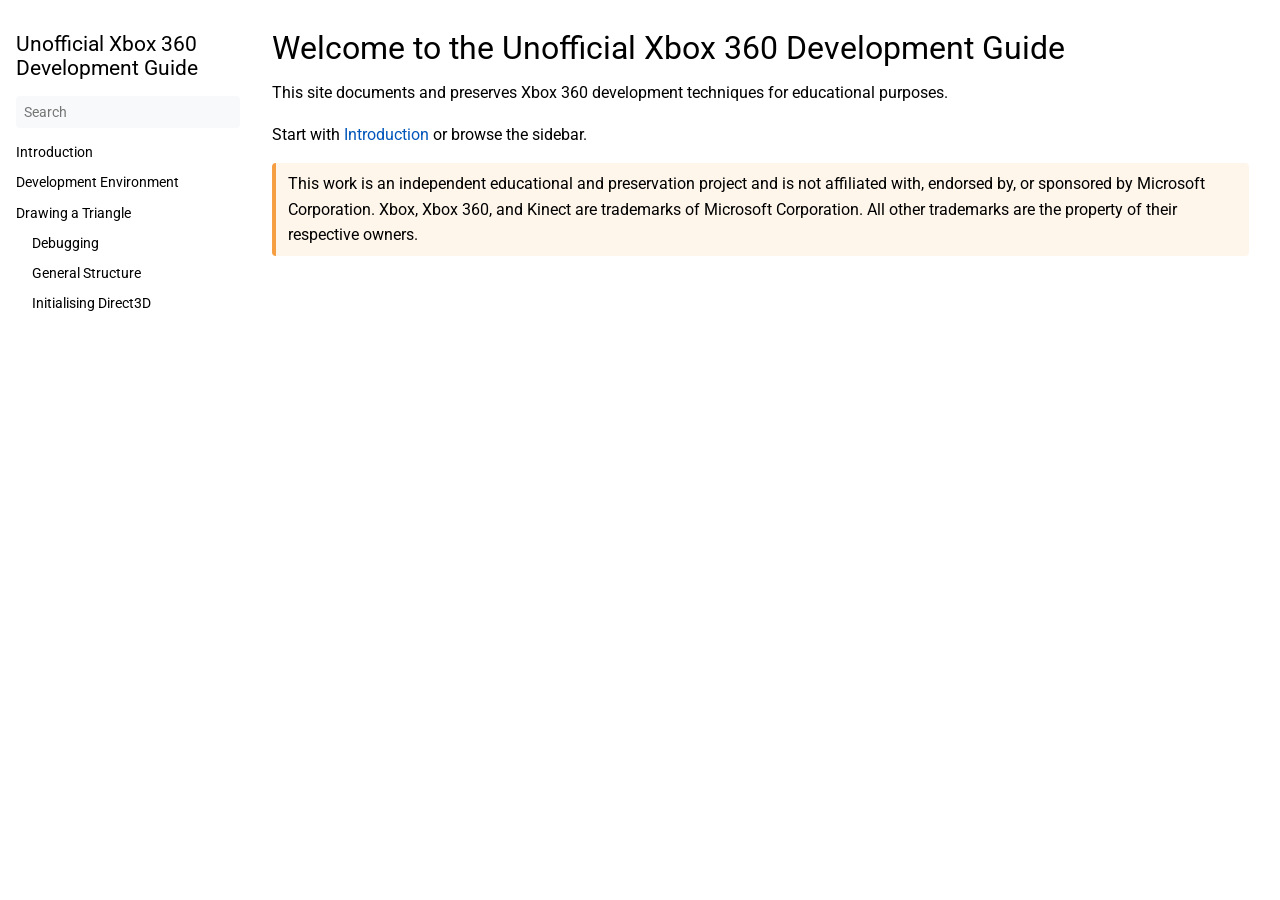
<file: index.html>
<!doctype html><html lang=en-us dir=ltr><head><meta name=generator content="Hugo 0.148.2"><meta charset=UTF-8><meta name=viewport content="width=device-width,initial-scale=1"><meta name=description content="
  Welcome to the Unofficial Xbox 360 Development Guide
  
  #
  

This site documents and preserves Xbox 360 development techniques for educational purposes.
Start with Introduction or browse the sidebar.


  This work is an independent educational and preservation project and is not affiliated with, endorsed by, or sponsored by Microsoft Corporation. Xbox, Xbox 360, and Kinect are trademarks of Microsoft Corporation. All other trademarks are the property of their respective owners."><meta name=theme-color media="(prefers-color-scheme: light)" content="#ffffff"><meta name=theme-color media="(prefers-color-scheme: dark)" content="#000000"><meta name=color-scheme content="light dark"><meta property="og:url" content="https://xb360.dev/"><meta property="og:site_name" content="Unofficial Xbox 360 Development Guide"><meta property="og:title" content="Unofficial Xbox 360 Development Guide"><meta property="og:description" content="Welcome to the Unofficial Xbox 360 Development Guide # This site documents and preserves Xbox 360 development techniques for educational purposes.
Start with Introduction or browse the sidebar.
This work is an independent educational and preservation project and is not affiliated with, endorsed by, or sponsored by Microsoft Corporation. Xbox, Xbox 360, and Kinect are trademarks of Microsoft Corporation. All other trademarks are the property of their respective owners."><meta property="og:locale" content="en_us"><meta property="og:type" content="website"><title>| Unofficial Xbox 360 Development Guide</title><link rel=icon href=./favicon.png><link rel=manifest href=./manifest.json><link rel=canonical href=https://xb360.dev/><link rel=stylesheet href=./book.min.d222ffc078c8f61cb3c9b7906b825632b23975180d68aa7df2844162682d37c4.css integrity="sha256-0iL/wHjI9hyzybeQa4JWMrI5dRgNaKp98oRBYmgtN8Q=" crossorigin=anonymous><script defer src=./fuse.min.js></script><script defer src=./en.search.min.c8835190a77191f8d58d12dd4861a929b45292a449103a6aaf0029d0cfd7c20b.js integrity="sha256-yINRkKdxkfjVjRLdSGGpKbRSkqRJEDpqrwAp0M/Xwgs=" crossorigin=anonymous></script><link rel=alternate type=application/rss+xml href=https://xb360.dev/index.xml title="Unofficial Xbox 360 Development Guide"></head><body dir=ltr><input type=checkbox class="hidden toggle" id=menu-control>
<input type=checkbox class="hidden toggle" id=toc-control><main class="container flex"><aside class=book-menu><div class=book-menu-content><nav><h2 class=book-brand><a class="flex align-center" href=./><span>Unofficial Xbox 360 Development Guide</span></a></h2><div class="book-search hidden"><input type=text id=book-search-input placeholder=Search aria-label=Search maxlength=64 data-hotkeys=s/><div class="book-search-spinner hidden"></div><ul id=book-search-results></ul></div><script>document.querySelector(".book-search").classList.remove("hidden")</script><ul><li><a href=./introduction/>Introduction</a></li><li><a href=./development-environment/>Development Environment</a></li><li><span>Drawing a Triangle</span><ul><li><a href=./drawing-a-triangle/debugging/>Debugging</a></li><li><a href=./drawing-a-triangle/general-structure/>General Structure</a></li><li><a href=./drawing-a-triangle/initialising-direct3d/>Initialising Direct3D</a></li></ul></li></ul></nav><script>(function(){var e=document.querySelector("aside .book-menu-content");addEventListener("beforeunload",function(){localStorage.setItem("menu.scrollTop",e.scrollTop)}),e.scrollTop=localStorage.getItem("menu.scrollTop")})()</script></div></aside><div class=book-page><header class=book-header></header><article class="markdown book-article"><h1 id=welcome-to-the-unofficial-xbox-360-development-guide>Welcome to the Unofficial Xbox 360 Development Guide
<a class=anchor href=#welcome-to-the-unofficial-xbox-360-development-guide>#</a></h1><p>This site documents and preserves Xbox 360 development techniques for educational purposes.</p><p>Start with <a href=./introduction/>Introduction</a> or browse the sidebar.</p><blockquote class='book-hint warning'><p>This work is an independent educational and preservation project and is not affiliated with, endorsed by, or sponsored by Microsoft Corporation. Xbox, Xbox 360, and Kinect are trademarks of Microsoft Corporation. All other trademarks are the property of their respective owners.</p></blockquote></article><footer class=book-footer></footer><div class=book-comments></div><label for=menu-control class="hidden book-menu-overlay"></label></div></main></body></html>
</file>
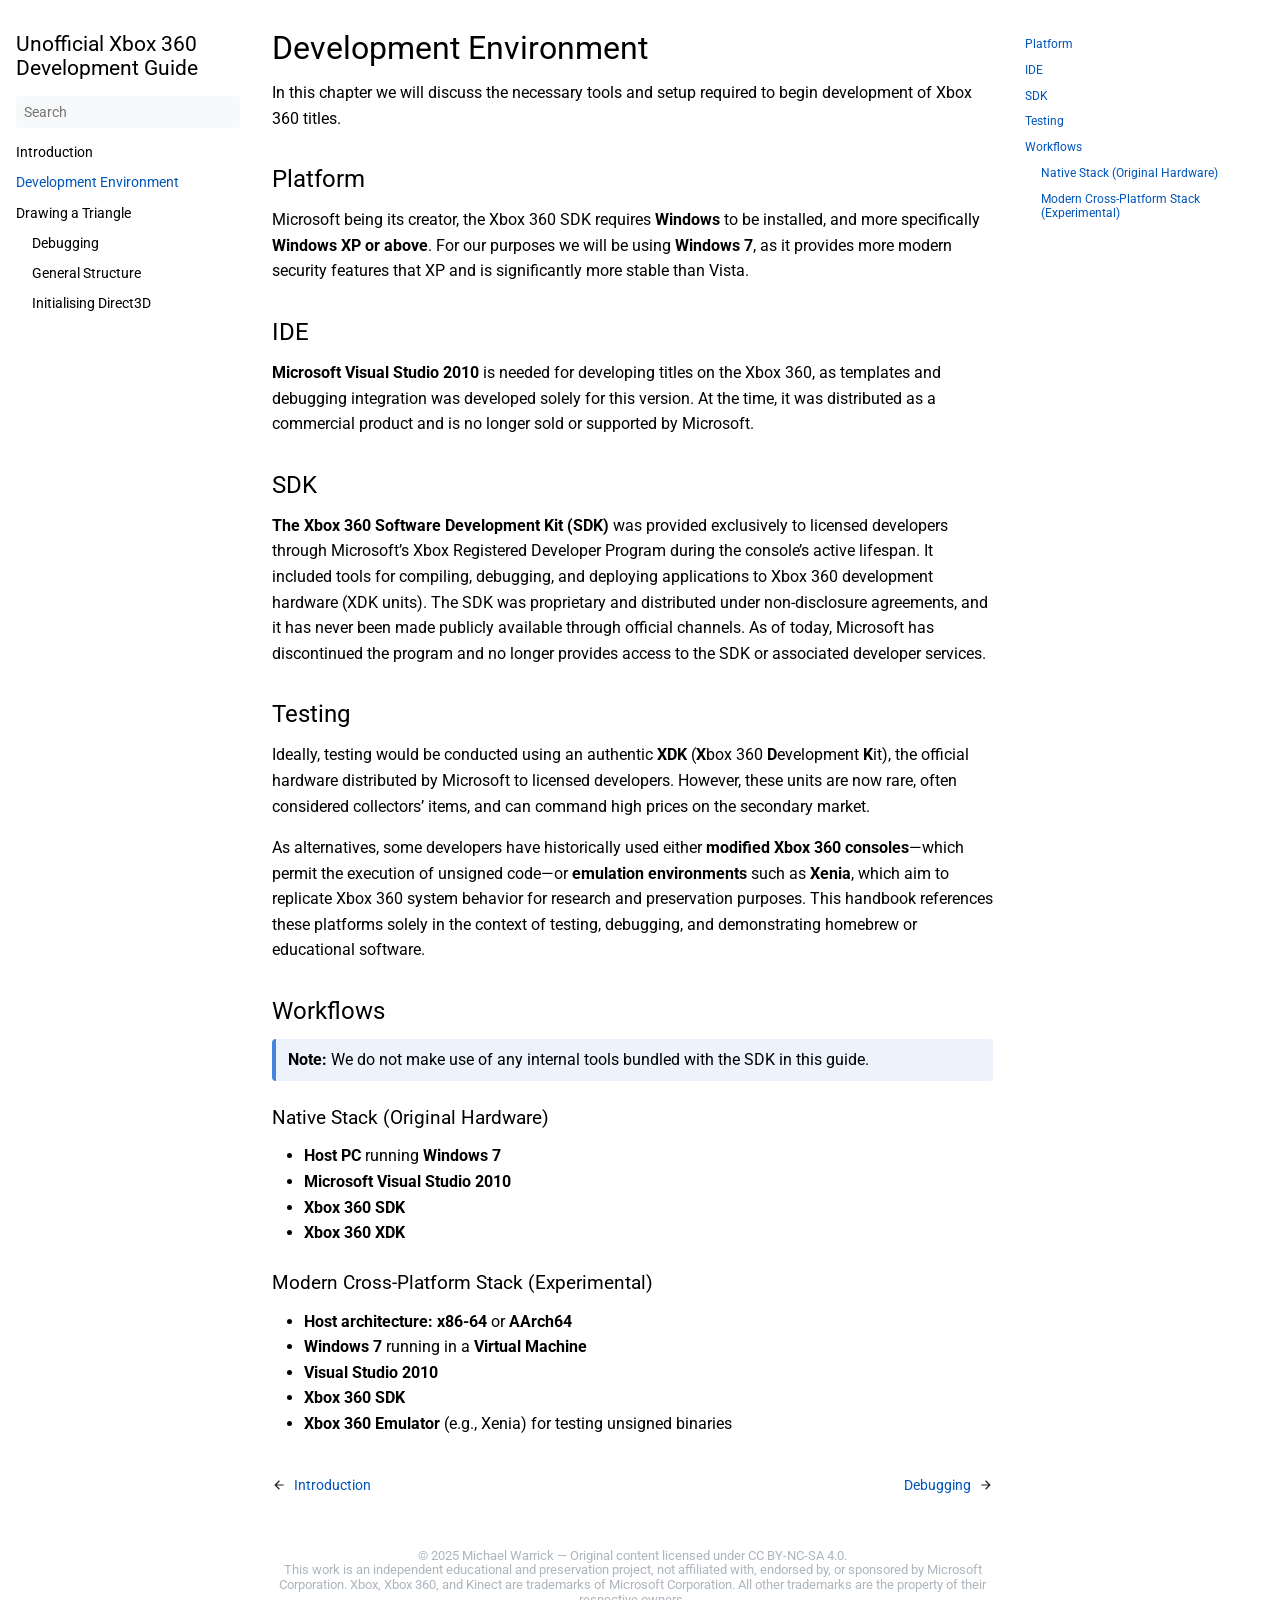
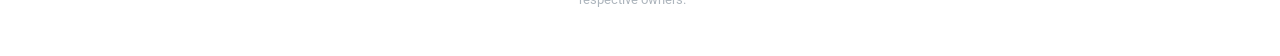
<file: development-environment/index.html>
<!doctype html><html lang=en-us dir=ltr><head><meta charset=UTF-8><meta name=viewport content="width=device-width,initial-scale=1"><meta name=description content="
  Development Environment
  
  #
  

In this chapter we will discuss the necessary tools and setup required to begin development of Xbox 360 titles.

  Platform
  
  #
  

Microsoft being its creator, the Xbox 360 SDK requires Windows to be installed, and more specifically Windows XP or above. For our purposes we will be using Windows 7, as it provides more modern security features that XP and is significantly more stable than Vista."><meta name=theme-color media="(prefers-color-scheme: light)" content="#ffffff"><meta name=theme-color media="(prefers-color-scheme: dark)" content="#000000"><meta name=color-scheme content="light dark"><meta property="og:url" content="https://xb360.dev/development-environment/"><meta property="og:site_name" content="Unofficial Xbox 360 Development Guide"><meta property="og:title" content="Development Environment"><meta property="og:description" content="Development Environment # In this chapter we will discuss the necessary tools and setup required to begin development of Xbox 360 titles.
Platform # Microsoft being its creator, the Xbox 360 SDK requires Windows to be installed, and more specifically Windows XP or above. For our purposes we will be using Windows 7, as it provides more modern security features that XP and is significantly more stable than Vista."><meta property="og:locale" content="en_us"><meta property="og:type" content="article"><meta property="article:published_time" content="2024-01-24T18:09:49-08:00"><meta property="article:modified_time" content="2024-01-24T18:09:49-08:00"><title>Development Environment | Unofficial Xbox 360 Development Guide</title><link rel=icon href=../favicon.png><link rel=manifest href=../manifest.json><link rel=canonical href=https://xb360.dev/development-environment/><link rel=stylesheet href=../book.min.d222ffc078c8f61cb3c9b7906b825632b23975180d68aa7df2844162682d37c4.css integrity="sha256-0iL/wHjI9hyzybeQa4JWMrI5dRgNaKp98oRBYmgtN8Q=" crossorigin=anonymous><script defer src=../fuse.min.js></script><script defer src=../en.search.min.c8835190a77191f8d58d12dd4861a929b45292a449103a6aaf0029d0cfd7c20b.js integrity="sha256-yINRkKdxkfjVjRLdSGGpKbRSkqRJEDpqrwAp0M/Xwgs=" crossorigin=anonymous></script></head><body dir=ltr><input type=checkbox class="hidden toggle" id=menu-control>
<input type=checkbox class="hidden toggle" id=toc-control><main class="container flex"><aside class=book-menu><div class=book-menu-content><nav><h2 class=book-brand><a class="flex align-center" href=../><span>Unofficial Xbox 360 Development Guide</span></a></h2><div class="book-search hidden"><input type=text id=book-search-input placeholder=Search aria-label=Search maxlength=64 data-hotkeys=s/><div class="book-search-spinner hidden"></div><ul id=book-search-results></ul></div><script>document.querySelector(".book-search").classList.remove("hidden")</script><ul><li><a href=../introduction/>Introduction</a></li><li><a href=../development-environment/ class=active>Development Environment</a></li><li><span>Drawing a Triangle</span><ul><li><a href=../drawing-a-triangle/debugging/>Debugging</a></li><li><a href=../drawing-a-triangle/general-structure/>General Structure</a></li><li><a href=../drawing-a-triangle/initialising-direct3d/>Initialising Direct3D</a></li></ul></li></ul></nav><script>(function(){var e=document.querySelector("aside .book-menu-content");addEventListener("beforeunload",function(){localStorage.setItem("menu.scrollTop",e.scrollTop)}),e.scrollTop=localStorage.getItem("menu.scrollTop")})()</script></div></aside><div class=book-page><header class=book-header><div class="flex align-center justify-between"><label for=menu-control><img src=../svg/menu.svg class=book-icon alt=Menu></label><h3>Development Environment</h3><label for=toc-control><img src=../svg/toc.svg class=book-icon alt="Table of Contents"></label></div><aside class="hidden clearfix"><nav id=TableOfContents><ul><li><a href=#platform>Platform</a></li><li><a href=#ide>IDE</a></li><li><a href=#sdk>SDK</a></li><li><a href=#testing>Testing</a></li><li><a href=#workflows>Workflows</a><ul><li><a href=#native-stack-original-hardware>Native Stack (Original Hardware)</a></li><li><a href=#modern-cross-platform-stack-experimental>Modern Cross-Platform Stack (Experimental)</a></li></ul></li></ul></nav></aside></header><article class="markdown book-article"><h1 id=development-environment>Development Environment
<a class=anchor href=#development-environment>#</a></h1><p>In this chapter we will discuss the necessary tools and setup required to begin development of Xbox 360 titles.</p><h2 id=platform>Platform
<a class=anchor href=#platform>#</a></h2><p>Microsoft being its creator, the Xbox 360 SDK requires <strong>Windows</strong> to be installed, and more specifically <strong>Windows XP or above</strong>. For our purposes we will be using <strong>Windows 7</strong>, as it provides more modern security features that XP and is significantly more stable than Vista.</p><h2 id=ide>IDE
<a class=anchor href=#ide>#</a></h2><p><strong>Microsoft Visual Studio 2010</strong> is needed for developing titles on the Xbox 360, as templates and debugging integration was developed solely for this version. At the time, it was distributed as a commercial product and is no longer sold or supported by Microsoft.</p><h2 id=sdk>SDK
<a class=anchor href=#sdk>#</a></h2><p><strong>The Xbox 360 Software Development Kit (SDK)</strong> was provided exclusively to licensed developers through Microsoft’s Xbox Registered Developer Program during the console’s active lifespan. It included tools for compiling, debugging, and deploying applications to Xbox 360 development hardware (XDK units). The SDK was proprietary and distributed under non-disclosure agreements, and it has never been made publicly available through official channels. As of today, Microsoft has discontinued the program and no longer provides access to the SDK or associated developer services.</p><h2 id=testing>Testing
<a class=anchor href=#testing>#</a></h2><p>Ideally, testing would be conducted using an authentic <strong>XDK</strong> (<strong>X</strong>box 360 <strong>D</strong>evelopment <strong>K</strong>it), the official hardware distributed by Microsoft to licensed developers. However, these units are now rare, often considered collectors’ items, and can command high prices on the secondary market.</p><p>As alternatives, some developers have historically used either <strong>modified Xbox 360 consoles</strong>—which permit the execution of unsigned code—or <strong>emulation environments</strong> such as <strong>Xenia</strong>, which aim to replicate Xbox 360 system behavior for research and preservation purposes. This handbook references these platforms solely in the context of testing, debugging, and demonstrating homebrew or educational software.</p><h2 id=workflows>Workflows
<a class=anchor href=#workflows>#</a></h2><blockquote class='book-hint note'><p><strong>Note:</strong> We do not make use of any internal tools bundled with the SDK in this guide.</p></blockquote><h3 id=native-stack-original-hardware>Native Stack (Original Hardware)
<a class=anchor href=#native-stack-original-hardware>#</a></h3><ul><li><strong>Host PC</strong> running <strong>Windows 7</strong></li><li><strong>Microsoft Visual Studio 2010</strong></li><li><strong>Xbox 360 SDK</strong></li><li><strong>Xbox 360 XDK</strong></li></ul><h3 id=modern-cross-platform-stack-experimental>Modern Cross-Platform Stack (Experimental)
<a class=anchor href=#modern-cross-platform-stack-experimental>#</a></h3><ul><li><strong>Host architecture:</strong> <strong>x86-64</strong> or <strong>AArch64</strong></li><li><strong>Windows 7</strong> running in a <strong>Virtual Machine</strong></li><li><strong>Visual Studio 2010</strong></li><li><strong>Xbox 360 SDK</strong></li><li><strong>Xbox 360 Emulator</strong> (e.g., Xenia) for testing unsigned binaries</li></ul></article><footer class=book-footer><div class="flex flex-wrap justify-between"></div><div class="flex flex-wrap justify-between"><span><a href=../introduction/ class="flex align-center book-icon"><img src=../svg/backward.svg class=book-icon alt=Previous title=Introduction>
<span>Introduction</span>
</a></span><span><a href=../drawing-a-triangle/debugging/ class="flex align-center book-icon"><span>Debugging</span>
<img src=../svg/forward.svg class=book-icon alt=Next title=Debugging></a></span></div><script>(function(){function e(e){const t=window.getSelection(),n=document.createRange();n.selectNodeContents(e),t.removeAllRanges(),t.addRange(n)}document.querySelectorAll("pre code").forEach(t=>{t.addEventListener("click",function(){if(window.getSelection().toString())return;e(t.parentElement),navigator.clipboard&&navigator.clipboard.writeText(t.parentElement.textContent)})})})()</script><footer class=book-footer><p>© 2025 Michael Warrick — Original content licensed under CC BY-NC-SA 4.0.<br>This work is an independent educational and preservation project, not affiliated with, endorsed by, or sponsored by
Microsoft Corporation. Xbox, Xbox 360, and Kinect are trademarks of Microsoft Corporation. All other trademarks are the property of their
respective owners.</p></footer></footer><div class=book-comments></div><label for=menu-control class="hidden book-menu-overlay"></label></div><aside class=book-toc><div class=book-toc-content><nav id=TableOfContents><ul><li><a href=#platform>Platform</a></li><li><a href=#ide>IDE</a></li><li><a href=#sdk>SDK</a></li><li><a href=#testing>Testing</a></li><li><a href=#workflows>Workflows</a><ul><li><a href=#native-stack-original-hardware>Native Stack (Original Hardware)</a></li><li><a href=#modern-cross-platform-stack-experimental>Modern Cross-Platform Stack (Experimental)</a></li></ul></li></ul></nav></div></aside></main></body></html>
</file>
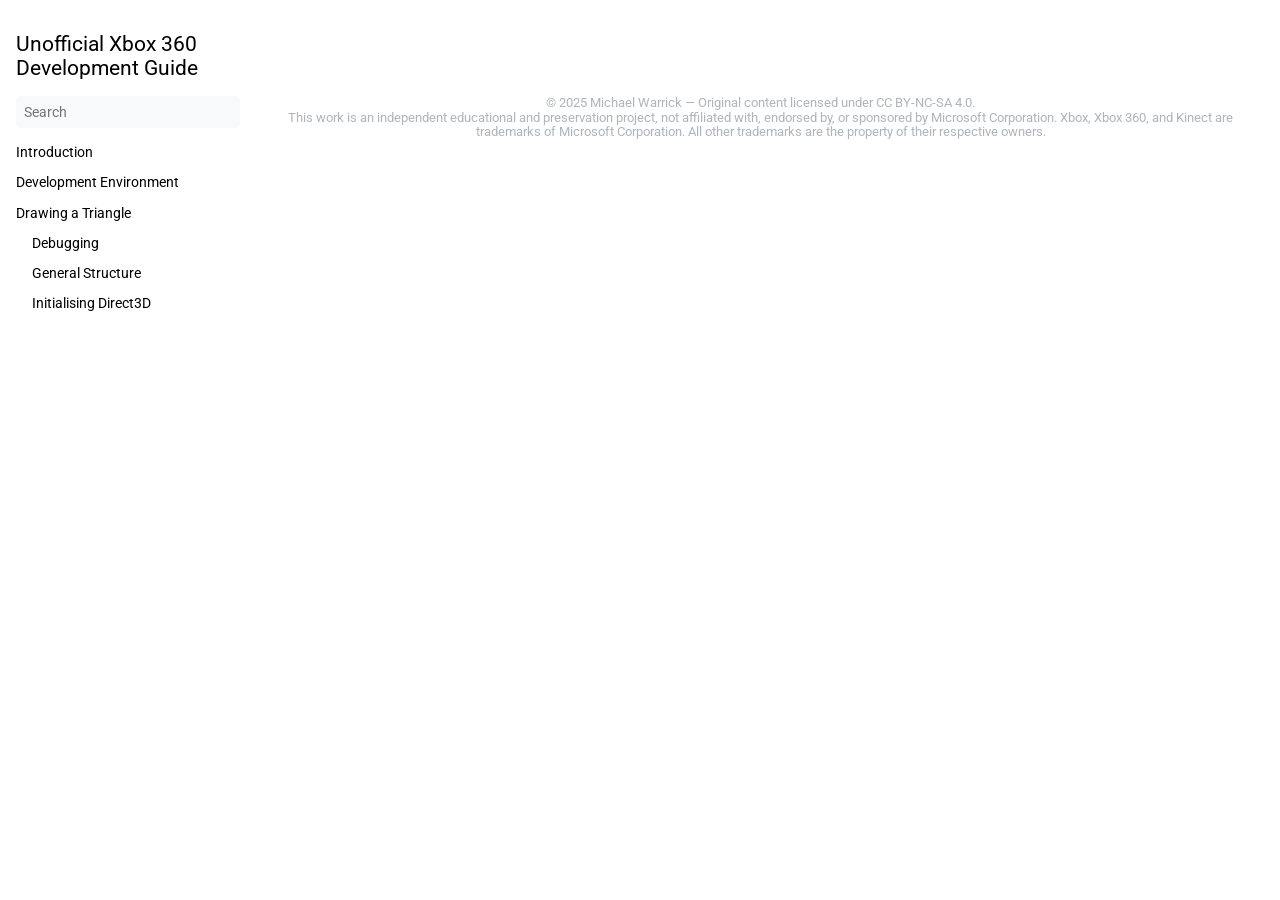
<file: drawing-a-triangle/index.html>
<!doctype html><html lang=en-us dir=ltr><head><meta charset=UTF-8><meta name=viewport content="width=device-width,initial-scale=1"><meta name=description content><meta name=theme-color media="(prefers-color-scheme: light)" content="#ffffff"><meta name=theme-color media="(prefers-color-scheme: dark)" content="#000000"><meta name=color-scheme content="light dark"><meta property="og:url" content="https://xb360.dev/drawing-a-triangle/"><meta property="og:site_name" content="Unofficial Xbox 360 Development Guide"><meta property="og:title" content="Drawing a Triangle"><meta property="og:locale" content="en_us"><meta property="og:type" content="website"><title>Drawing a Triangle | Unofficial Xbox 360 Development Guide</title><link rel=icon href=../favicon.png><link rel=manifest href=../manifest.json><link rel=canonical href=https://xb360.dev/drawing-a-triangle/><link rel=stylesheet href=../book.min.d222ffc078c8f61cb3c9b7906b825632b23975180d68aa7df2844162682d37c4.css integrity="sha256-0iL/wHjI9hyzybeQa4JWMrI5dRgNaKp98oRBYmgtN8Q=" crossorigin=anonymous><script defer src=../fuse.min.js></script><script defer src=../en.search.min.c8835190a77191f8d58d12dd4861a929b45292a449103a6aaf0029d0cfd7c20b.js integrity="sha256-yINRkKdxkfjVjRLdSGGpKbRSkqRJEDpqrwAp0M/Xwgs=" crossorigin=anonymous></script><link rel=alternate type=application/rss+xml href=https://xb360.dev/drawing-a-triangle/index.xml title="Unofficial Xbox 360 Development Guide"></head><body dir=ltr><input type=checkbox class="hidden toggle" id=menu-control>
<input type=checkbox class="hidden toggle" id=toc-control><main class="container flex"><aside class=book-menu><div class=book-menu-content><nav><h2 class=book-brand><a class="flex align-center" href=../><span>Unofficial Xbox 360 Development Guide</span></a></h2><div class="book-search hidden"><input type=text id=book-search-input placeholder=Search aria-label=Search maxlength=64 data-hotkeys=s/><div class="book-search-spinner hidden"></div><ul id=book-search-results></ul></div><script>document.querySelector(".book-search").classList.remove("hidden")</script><ul><li><a href=../introduction/>Introduction</a></li><li><a href=../development-environment/>Development Environment</a></li><li><span>Drawing a Triangle</span><ul><li><a href=../drawing-a-triangle/debugging/>Debugging</a></li><li><a href=../drawing-a-triangle/general-structure/>General Structure</a></li><li><a href=../drawing-a-triangle/initialising-direct3d/>Initialising Direct3D</a></li></ul></li></ul></nav><script>(function(){var e=document.querySelector("aside .book-menu-content");addEventListener("beforeunload",function(){localStorage.setItem("menu.scrollTop",e.scrollTop)}),e.scrollTop=localStorage.getItem("menu.scrollTop")})()</script></div></aside><div class=book-page><header class=book-header><div class="flex align-center justify-between"><label for=menu-control><img src=../svg/menu.svg class=book-icon alt=Menu></label><h3>Drawing a Triangle</h3><label for=toc-control></label></div><aside class="hidden clearfix"><nav id=TableOfContents></nav></aside></header><article class="markdown book-article"></article><footer class=book-footer><div class="flex flex-wrap justify-between"></div><script>(function(){function e(e){const t=window.getSelection(),n=document.createRange();n.selectNodeContents(e),t.removeAllRanges(),t.addRange(n)}document.querySelectorAll("pre code").forEach(t=>{t.addEventListener("click",function(){if(window.getSelection().toString())return;e(t.parentElement),navigator.clipboard&&navigator.clipboard.writeText(t.parentElement.textContent)})})})()</script><footer class=book-footer><p>© 2025 Michael Warrick — Original content licensed under CC BY-NC-SA 4.0.<br>This work is an independent educational and preservation project, not affiliated with, endorsed by, or sponsored by
Microsoft Corporation. Xbox, Xbox 360, and Kinect are trademarks of Microsoft Corporation. All other trademarks are the property of their
respective owners.</p></footer></footer><label for=menu-control class="hidden book-menu-overlay"></label></div></main></body></html>
</file>
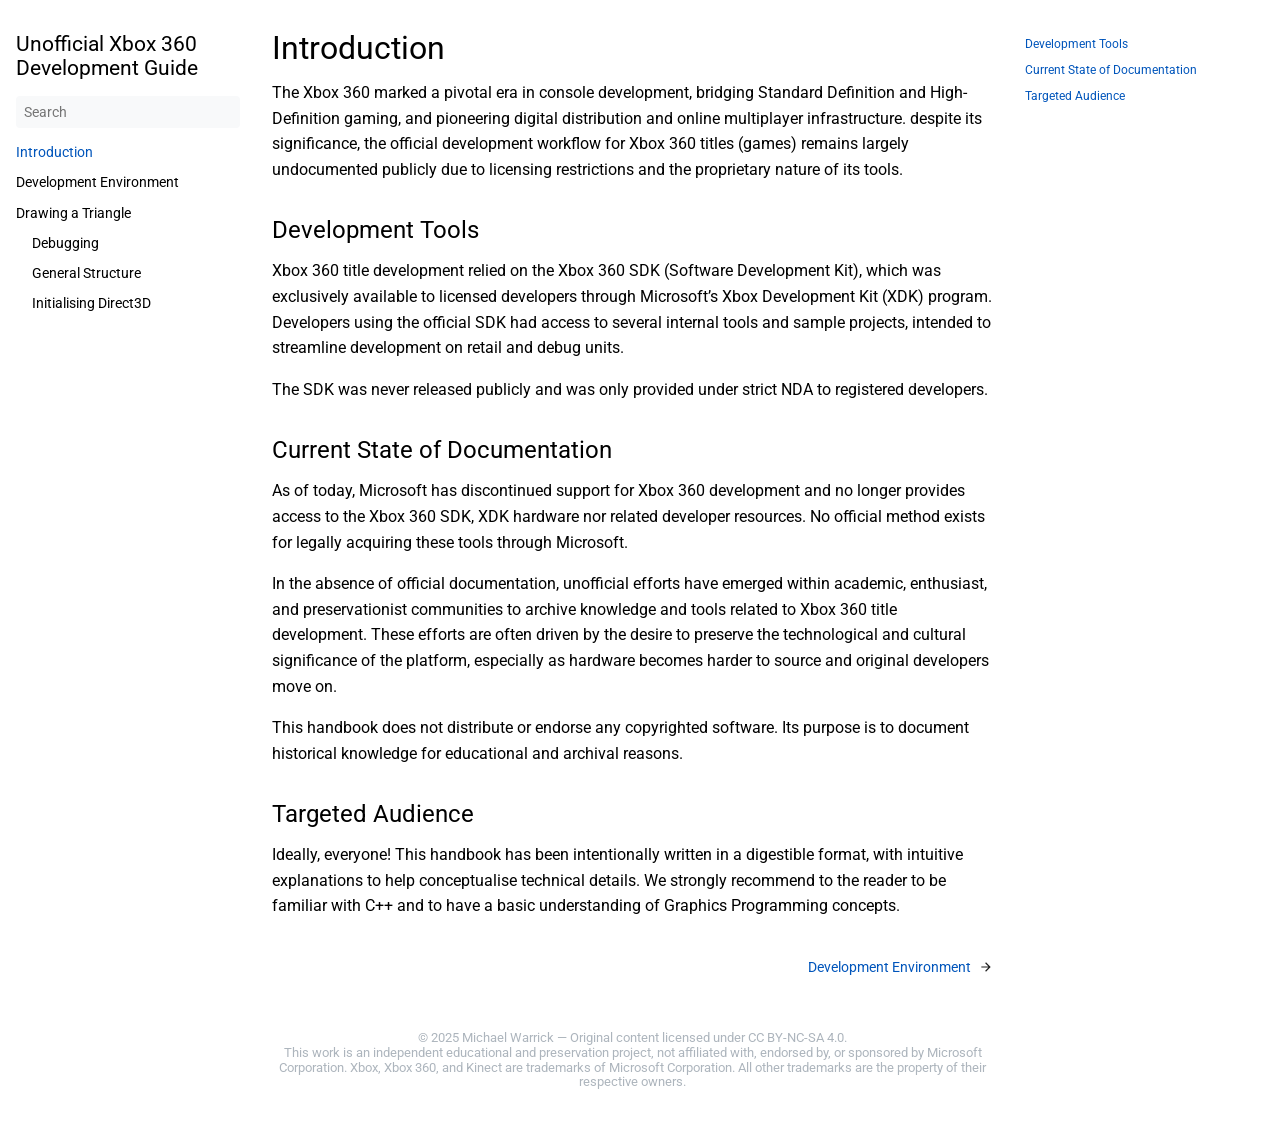
<file: introduction/index.html>
<!doctype html><html lang=en-us dir=ltr><head><meta charset=UTF-8><meta name=viewport content="width=device-width,initial-scale=1"><meta name=description content="
  Introduction
  
  #
  

The Xbox 360 marked a pivotal era in console development, bridging Standard Definition and High-Definition gaming, and pioneering digital distribution and online multiplayer infrastructure. despite its significance, the official development workflow for Xbox 360 titles (games) remains largely undocumented publicly due to licensing restrictions and the proprietary nature of its tools.

  Development Tools
  
  #
  

Xbox 360 title development relied on the Xbox 360 SDK (Software Development Kit), which was exclusively available to licensed developers through Microsoft’s Xbox Development Kit (XDK) program. Developers using the official SDK had access to several internal tools and sample projects, intended to streamline development on retail and debug units."><meta name=theme-color media="(prefers-color-scheme: light)" content="#ffffff"><meta name=theme-color media="(prefers-color-scheme: dark)" content="#000000"><meta name=color-scheme content="light dark"><meta property="og:url" content="https://xb360.dev/introduction/"><meta property="og:site_name" content="Unofficial Xbox 360 Development Guide"><meta property="og:title" content="Introduction"><meta property="og:description" content="Introduction # The Xbox 360 marked a pivotal era in console development, bridging Standard Definition and High-Definition gaming, and pioneering digital distribution and online multiplayer infrastructure. despite its significance, the official development workflow for Xbox 360 titles (games) remains largely undocumented publicly due to licensing restrictions and the proprietary nature of its tools.
Development Tools # Xbox 360 title development relied on the Xbox 360 SDK (Software Development Kit), which was exclusively available to licensed developers through Microsoft’s Xbox Development Kit (XDK) program. Developers using the official SDK had access to several internal tools and sample projects, intended to streamline development on retail and debug units."><meta property="og:locale" content="en_us"><meta property="og:type" content="article"><meta property="article:published_time" content="2024-01-24T18:09:49-08:00"><meta property="article:modified_time" content="2024-01-24T18:09:49-08:00"><title>Introduction | Unofficial Xbox 360 Development Guide</title><link rel=icon href=../favicon.png><link rel=manifest href=../manifest.json><link rel=canonical href=https://xb360.dev/introduction/><link rel=stylesheet href=../book.min.d222ffc078c8f61cb3c9b7906b825632b23975180d68aa7df2844162682d37c4.css integrity="sha256-0iL/wHjI9hyzybeQa4JWMrI5dRgNaKp98oRBYmgtN8Q=" crossorigin=anonymous><script defer src=../fuse.min.js></script><script defer src=../en.search.min.c8835190a77191f8d58d12dd4861a929b45292a449103a6aaf0029d0cfd7c20b.js integrity="sha256-yINRkKdxkfjVjRLdSGGpKbRSkqRJEDpqrwAp0M/Xwgs=" crossorigin=anonymous></script></head><body dir=ltr><input type=checkbox class="hidden toggle" id=menu-control>
<input type=checkbox class="hidden toggle" id=toc-control><main class="container flex"><aside class=book-menu><div class=book-menu-content><nav><h2 class=book-brand><a class="flex align-center" href=../><span>Unofficial Xbox 360 Development Guide</span></a></h2><div class="book-search hidden"><input type=text id=book-search-input placeholder=Search aria-label=Search maxlength=64 data-hotkeys=s/><div class="book-search-spinner hidden"></div><ul id=book-search-results></ul></div><script>document.querySelector(".book-search").classList.remove("hidden")</script><ul><li><a href=../introduction/ class=active>Introduction</a></li><li><a href=../development-environment/>Development Environment</a></li><li><span>Drawing a Triangle</span><ul><li><a href=../drawing-a-triangle/debugging/>Debugging</a></li><li><a href=../drawing-a-triangle/general-structure/>General Structure</a></li><li><a href=../drawing-a-triangle/initialising-direct3d/>Initialising Direct3D</a></li></ul></li></ul></nav><script>(function(){var e=document.querySelector("aside .book-menu-content");addEventListener("beforeunload",function(){localStorage.setItem("menu.scrollTop",e.scrollTop)}),e.scrollTop=localStorage.getItem("menu.scrollTop")})()</script></div></aside><div class=book-page><header class=book-header><div class="flex align-center justify-between"><label for=menu-control><img src=../svg/menu.svg class=book-icon alt=Menu></label><h3>Introduction</h3><label for=toc-control><img src=../svg/toc.svg class=book-icon alt="Table of Contents"></label></div><aside class="hidden clearfix"><nav id=TableOfContents><ul><li><a href=#development-tools>Development Tools</a></li><li><a href=#current-state-of-documentation>Current State of Documentation</a></li><li><a href=#targeted-audience>Targeted Audience</a></li></ul></nav></aside></header><article class="markdown book-article"><h1 id=introduction>Introduction
<a class=anchor href=#introduction>#</a></h1><p>The Xbox 360 marked a pivotal era in console development, bridging Standard Definition and High-Definition gaming, and pioneering digital distribution and online multiplayer infrastructure. despite its significance, the official development workflow for Xbox 360 titles (games) remains largely undocumented publicly due to licensing restrictions and the proprietary nature of its tools.</p><h2 id=development-tools>Development Tools
<a class=anchor href=#development-tools>#</a></h2><p>Xbox 360 title development relied on the Xbox 360 SDK (Software Development Kit), which was exclusively available to licensed developers through Microsoft’s Xbox Development Kit (XDK) program. Developers using the official SDK had access to several internal tools and sample projects, intended to streamline development on retail and debug units.</p><p>The SDK was never released publicly and was only provided under strict NDA to registered developers.</p><h2 id=current-state-of-documentation>Current State of Documentation
<a class=anchor href=#current-state-of-documentation>#</a></h2><p>As of today, Microsoft has discontinued support for Xbox 360 development and no longer provides access to the Xbox 360 SDK, XDK hardware nor related developer resources. No official method exists for legally acquiring these tools through Microsoft.</p><p>In the absence of official documentation, unofficial efforts have emerged within academic, enthusiast, and preservationist communities to archive knowledge and tools related to Xbox 360 title development. These efforts are often driven by the desire to preserve the technological and cultural significance of the platform, especially as hardware becomes harder to source and original developers move on.</p><p>This handbook does not distribute or endorse any copyrighted software. Its purpose is to document historical knowledge for educational and archival reasons.</p><h2 id=targeted-audience>Targeted Audience
<a class=anchor href=#targeted-audience>#</a></h2><p>Ideally, everyone! This handbook has been intentionally written in a digestible format, with intuitive explanations to help conceptualise technical details. We strongly recommend to the reader to be familiar with C++ and to have a basic understanding of Graphics Programming concepts.</p></article><footer class=book-footer><div class="flex flex-wrap justify-between"></div><div class="flex flex-wrap justify-between"><span></span><span><a href=../development-environment/ class="flex align-center book-icon"><span>Development Environment</span>
<img src=../svg/forward.svg class=book-icon alt=Next title="Development Environment"></a></span></div><script>(function(){function e(e){const t=window.getSelection(),n=document.createRange();n.selectNodeContents(e),t.removeAllRanges(),t.addRange(n)}document.querySelectorAll("pre code").forEach(t=>{t.addEventListener("click",function(){if(window.getSelection().toString())return;e(t.parentElement),navigator.clipboard&&navigator.clipboard.writeText(t.parentElement.textContent)})})})()</script><footer class=book-footer><p>© 2025 Michael Warrick — Original content licensed under CC BY-NC-SA 4.0.<br>This work is an independent educational and preservation project, not affiliated with, endorsed by, or sponsored by
Microsoft Corporation. Xbox, Xbox 360, and Kinect are trademarks of Microsoft Corporation. All other trademarks are the property of their
respective owners.</p></footer></footer><div class=book-comments></div><label for=menu-control class="hidden book-menu-overlay"></label></div><aside class=book-toc><div class=book-toc-content><nav id=TableOfContents><ul><li><a href=#development-tools>Development Tools</a></li><li><a href=#current-state-of-documentation>Current State of Documentation</a></li><li><a href=#targeted-audience>Targeted Audience</a></li></ul></nav></div></aside></main></body></html>
</file>
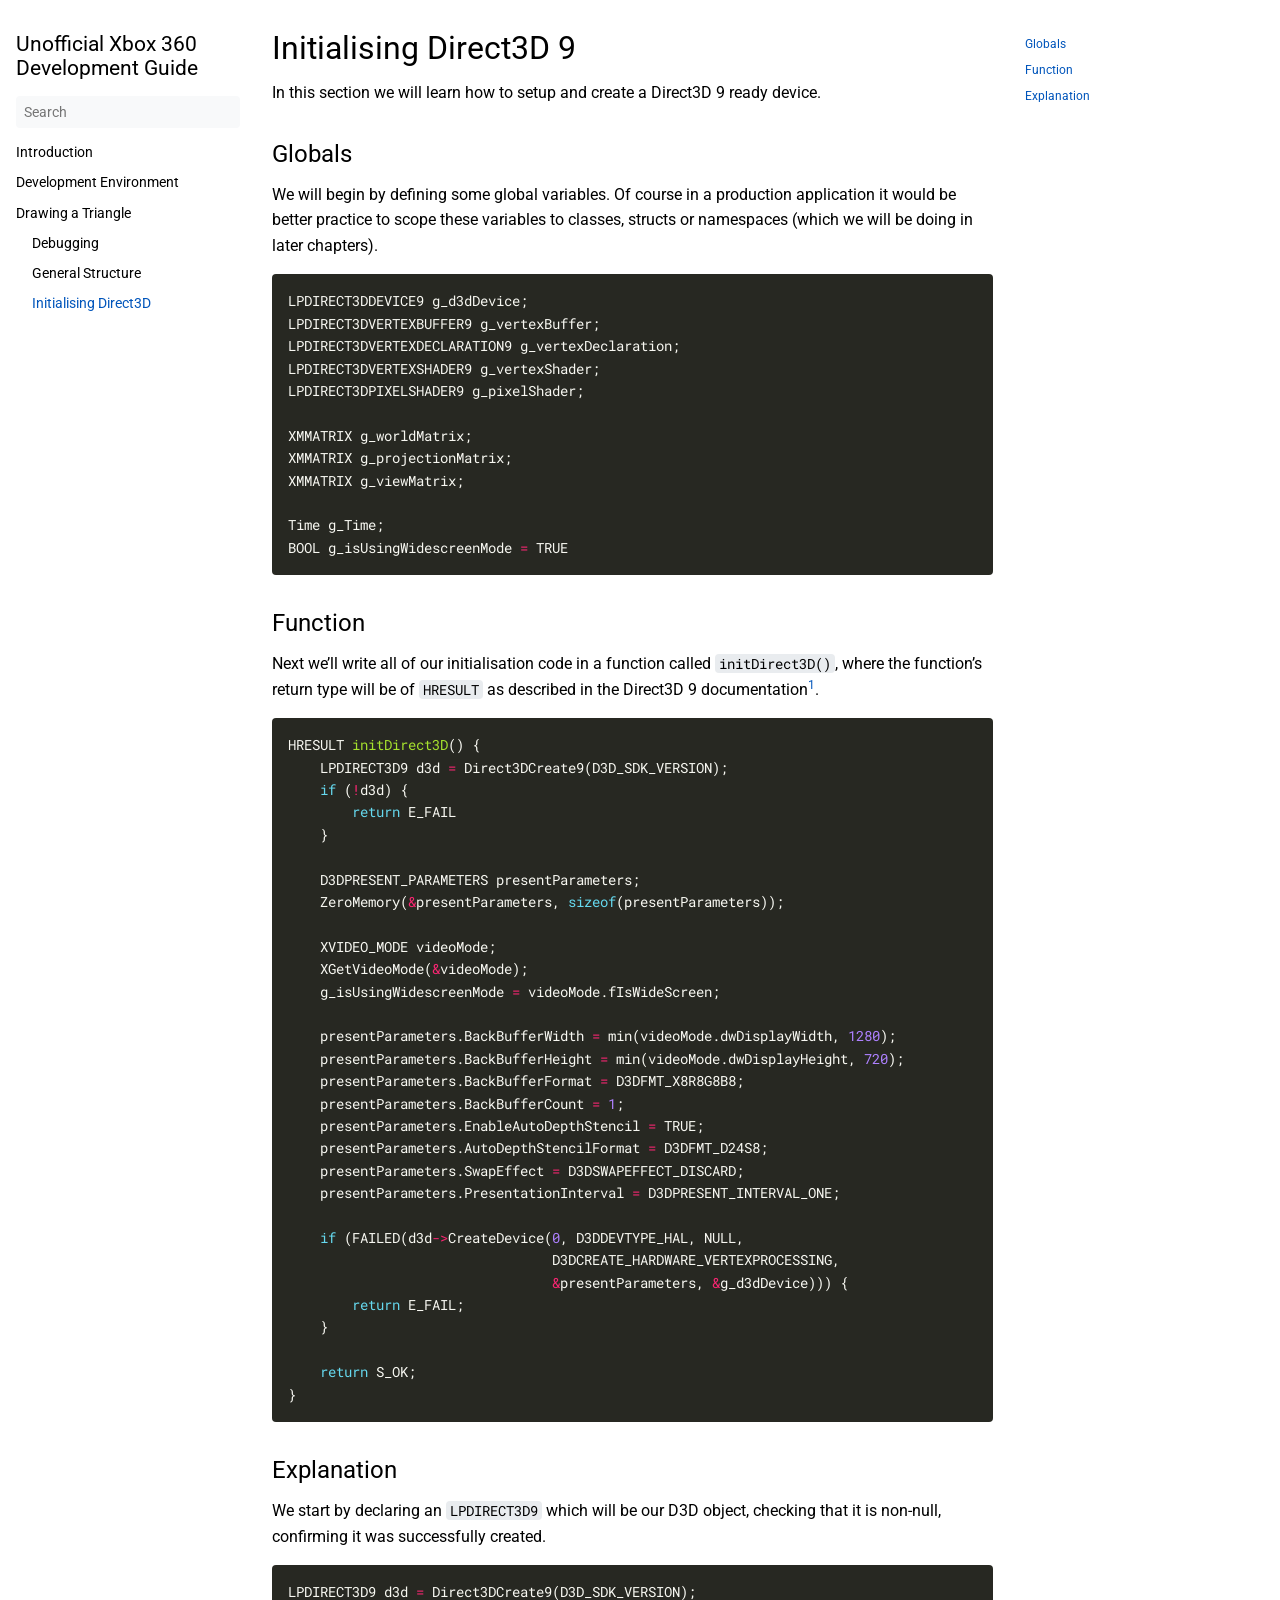
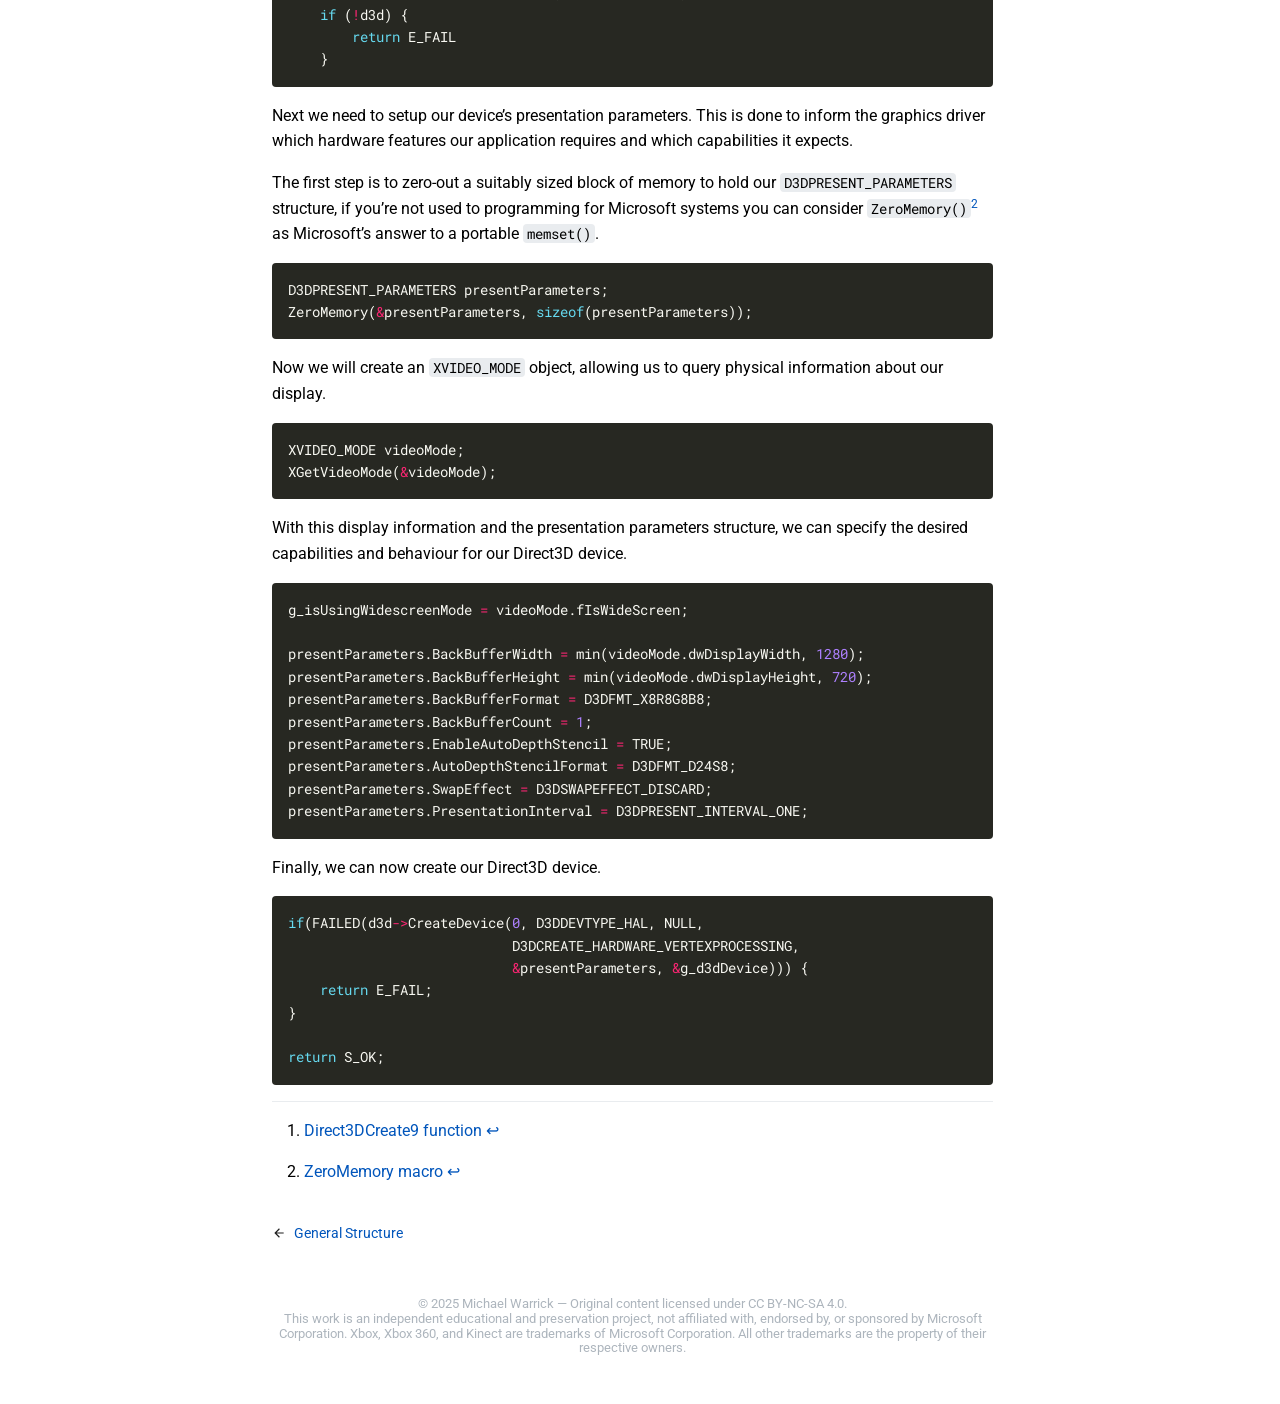
<file: drawing-a-triangle/initialising-direct3d/index.html>
<!doctype html><html lang=en-us dir=ltr><head><meta charset=UTF-8><meta name=viewport content="width=device-width,initial-scale=1"><meta name=description content="
  Initialising Direct3D 9
  
  #
  

In this section we will learn how to setup and create a Direct3D 9 ready device.

  Globals
  
  #
  

We will begin by defining some global variables. Of course in a production application it would be better practice to scope these variables to classes, structs or namespaces (which we will be doing in later chapters).
LPDIRECT3DDEVICE9 g_d3dDevice;
LPDIRECT3DVERTEXBUFFER9 g_vertexBuffer;
LPDIRECT3DVERTEXDECLARATION9 g_vertexDeclaration;
LPDIRECT3DVERTEXSHADER9 g_vertexShader;
LPDIRECT3DPIXELSHADER9 g_pixelShader;

XMMATRIX g_worldMatrix;
XMMATRIX g_projectionMatrix;
XMMATRIX g_viewMatrix;

Time g_Time;
BOOL g_isUsingWidescreenMode = TRUE

  Function
  
  #
  

Next we’ll write all of our initialisation code in a function called initDirect3D(), where the function’s return type will be of HRESULT as described in the Direct3D 9 documentation1."><meta name=theme-color media="(prefers-color-scheme: light)" content="#ffffff"><meta name=theme-color media="(prefers-color-scheme: dark)" content="#000000"><meta name=color-scheme content="light dark"><meta property="og:url" content="https://xb360.dev/drawing-a-triangle/initialising-direct3d/"><meta property="og:site_name" content="Unofficial Xbox 360 Development Guide"><meta property="og:title" content="Initialising Direct3D"><meta property="og:description" content="Initialising Direct3D 9 # In this section we will learn how to setup and create a Direct3D 9 ready device.
Globals # We will begin by defining some global variables. Of course in a production application it would be better practice to scope these variables to classes, structs or namespaces (which we will be doing in later chapters).
LPDIRECT3DDEVICE9 g_d3dDevice; LPDIRECT3DVERTEXBUFFER9 g_vertexBuffer; LPDIRECT3DVERTEXDECLARATION9 g_vertexDeclaration; LPDIRECT3DVERTEXSHADER9 g_vertexShader; LPDIRECT3DPIXELSHADER9 g_pixelShader; XMMATRIX g_worldMatrix; XMMATRIX g_projectionMatrix; XMMATRIX g_viewMatrix; Time g_Time; BOOL g_isUsingWidescreenMode = TRUE Function # Next we’ll write all of our initialisation code in a function called initDirect3D(), where the function’s return type will be of HRESULT as described in the Direct3D 9 documentation1."><meta property="og:locale" content="en_us"><meta property="og:type" content="article"><meta property="article:section" content="drawing-a-triangle"><meta property="article:published_time" content="2025-08-09T08:26:57+02:00"><meta property="article:modified_time" content="2025-08-09T08:26:57+02:00"><title>Initialising Direct3D | Unofficial Xbox 360 Development Guide</title><link rel=icon href=../../favicon.png><link rel=manifest href=../../manifest.json><link rel=canonical href=https://xb360.dev/drawing-a-triangle/initialising-direct3d/><link rel=stylesheet href=../../book.min.d222ffc078c8f61cb3c9b7906b825632b23975180d68aa7df2844162682d37c4.css integrity="sha256-0iL/wHjI9hyzybeQa4JWMrI5dRgNaKp98oRBYmgtN8Q=" crossorigin=anonymous><script defer src=../../fuse.min.js></script><script defer src=../../en.search.min.c8835190a77191f8d58d12dd4861a929b45292a449103a6aaf0029d0cfd7c20b.js integrity="sha256-yINRkKdxkfjVjRLdSGGpKbRSkqRJEDpqrwAp0M/Xwgs=" crossorigin=anonymous></script></head><body dir=ltr><input type=checkbox class="hidden toggle" id=menu-control>
<input type=checkbox class="hidden toggle" id=toc-control><main class="container flex"><aside class=book-menu><div class=book-menu-content><nav><h2 class=book-brand><a class="flex align-center" href=../../><span>Unofficial Xbox 360 Development Guide</span></a></h2><div class="book-search hidden"><input type=text id=book-search-input placeholder=Search aria-label=Search maxlength=64 data-hotkeys=s/><div class="book-search-spinner hidden"></div><ul id=book-search-results></ul></div><script>document.querySelector(".book-search").classList.remove("hidden")</script><ul><li><a href=../../introduction/>Introduction</a></li><li><a href=../../development-environment/>Development Environment</a></li><li><span>Drawing a Triangle</span><ul><li><a href=../../drawing-a-triangle/debugging/>Debugging</a></li><li><a href=../../drawing-a-triangle/general-structure/>General Structure</a></li><li><a href=../../drawing-a-triangle/initialising-direct3d/ class=active>Initialising Direct3D</a></li></ul></li></ul></nav><script>(function(){var e=document.querySelector("aside .book-menu-content");addEventListener("beforeunload",function(){localStorage.setItem("menu.scrollTop",e.scrollTop)}),e.scrollTop=localStorage.getItem("menu.scrollTop")})()</script></div></aside><div class=book-page><header class=book-header><div class="flex align-center justify-between"><label for=menu-control><img src=../../svg/menu.svg class=book-icon alt=Menu></label><h3>Initialising Direct3D</h3><label for=toc-control><img src=../../svg/toc.svg class=book-icon alt="Table of Contents"></label></div><aside class="hidden clearfix"><nav id=TableOfContents><ul><li><a href=#globals>Globals</a></li><li><a href=#function>Function</a></li><li><a href=#explanation>Explanation</a></li></ul></nav></aside></header><article class="markdown book-article"><h1 id=initialising-direct3d-9>Initialising Direct3D 9
<a class=anchor href=#initialising-direct3d-9>#</a></h1><p>In this section we will learn how to setup and create a Direct3D 9 ready device.</p><h2 id=globals>Globals
<a class=anchor href=#globals>#</a></h2><p>We will begin by defining some global variables. Of course in a production application it would be better practice to scope these variables to classes, structs or namespaces (which we will be doing in later chapters).</p><div class=highlight><pre tabindex=0 style=color:#f8f8f2;background-color:#272822;-moz-tab-size:4;-o-tab-size:4;tab-size:4><code class=language-cpp data-lang=cpp><span style=display:flex><span>LPDIRECT3DDEVICE9 g_d3dDevice;
</span></span><span style=display:flex><span>LPDIRECT3DVERTEXBUFFER9 g_vertexBuffer;
</span></span><span style=display:flex><span>LPDIRECT3DVERTEXDECLARATION9 g_vertexDeclaration;
</span></span><span style=display:flex><span>LPDIRECT3DVERTEXSHADER9 g_vertexShader;
</span></span><span style=display:flex><span>LPDIRECT3DPIXELSHADER9 g_pixelShader;
</span></span><span style=display:flex><span>
</span></span><span style=display:flex><span>XMMATRIX g_worldMatrix;
</span></span><span style=display:flex><span>XMMATRIX g_projectionMatrix;
</span></span><span style=display:flex><span>XMMATRIX g_viewMatrix;
</span></span><span style=display:flex><span>
</span></span><span style=display:flex><span>Time g_Time;
</span></span><span style=display:flex><span>BOOL g_isUsingWidescreenMode <span style=color:#f92672>=</span> TRUE
</span></span></code></pre></div><h2 id=function>Function
<a class=anchor href=#function>#</a></h2><p>Next we’ll write all of our initialisation code in a function called <code>initDirect3D()</code>, where the function’s return type will be of <code>HRESULT</code> as described in the Direct3D 9 documentation<sup id=fnref:1><a href=#fn:1 class=footnote-ref role=doc-noteref>1</a></sup>.</p><div class=highlight><pre tabindex=0 style=color:#f8f8f2;background-color:#272822;-moz-tab-size:4;-o-tab-size:4;tab-size:4><code class=language-cpp data-lang=cpp><span style=display:flex><span>HRESULT <span style=color:#a6e22e>initDirect3D</span>() {
</span></span><span style=display:flex><span>	LPDIRECT3D9 d3d <span style=color:#f92672>=</span> Direct3DCreate9(D3D_SDK_VERSION);
</span></span><span style=display:flex><span>	<span style=color:#66d9ef>if</span> (<span style=color:#f92672>!</span>d3d) {
</span></span><span style=display:flex><span>		<span style=color:#66d9ef>return</span> E_FAIL
</span></span><span style=display:flex><span>	}
</span></span><span style=display:flex><span>
</span></span><span style=display:flex><span>	D3DPRESENT_PARAMETERS presentParameters;
</span></span><span style=display:flex><span>	ZeroMemory(<span style=color:#f92672>&amp;</span>presentParameters, <span style=color:#66d9ef>sizeof</span>(presentParameters));
</span></span><span style=display:flex><span>
</span></span><span style=display:flex><span>	XVIDEO_MODE videoMode;
</span></span><span style=display:flex><span>	XGetVideoMode(<span style=color:#f92672>&amp;</span>videoMode);
</span></span><span style=display:flex><span>	g_isUsingWidescreenMode <span style=color:#f92672>=</span> videoMode.fIsWideScreen;
</span></span><span style=display:flex><span>
</span></span><span style=display:flex><span>	presentParameters.BackBufferWidth <span style=color:#f92672>=</span> min(videoMode.dwDisplayWidth, <span style=color:#ae81ff>1280</span>);
</span></span><span style=display:flex><span>	presentParameters.BackBufferHeight <span style=color:#f92672>=</span> min(videoMode.dwDisplayHeight, <span style=color:#ae81ff>720</span>);
</span></span><span style=display:flex><span>	presentParameters.BackBufferFormat <span style=color:#f92672>=</span> D3DFMT_X8R8G8B8;
</span></span><span style=display:flex><span>	presentParameters.BackBufferCount <span style=color:#f92672>=</span> <span style=color:#ae81ff>1</span>;
</span></span><span style=display:flex><span>	presentParameters.EnableAutoDepthStencil <span style=color:#f92672>=</span> TRUE;
</span></span><span style=display:flex><span>	presentParameters.AutoDepthStencilFormat <span style=color:#f92672>=</span> D3DFMT_D24S8;
</span></span><span style=display:flex><span>	presentParameters.SwapEffect <span style=color:#f92672>=</span> D3DSWAPEFFECT_DISCARD;
</span></span><span style=display:flex><span>	presentParameters.PresentationInterval <span style=color:#f92672>=</span> D3DPRESENT_INTERVAL_ONE;
</span></span><span style=display:flex><span>
</span></span><span style=display:flex><span>	<span style=color:#66d9ef>if</span> (FAILED(d3d<span style=color:#f92672>-&gt;</span>CreateDevice(<span style=color:#ae81ff>0</span>, D3DDEVTYPE_HAL, NULL, 
</span></span><span style=display:flex><span>								 D3DCREATE_HARDWARE_VERTEXPROCESSING,
</span></span><span style=display:flex><span>								 <span style=color:#f92672>&amp;</span>presentParameters, <span style=color:#f92672>&amp;</span>g_d3dDevice))) {
</span></span><span style=display:flex><span>		<span style=color:#66d9ef>return</span> E_FAIL;
</span></span><span style=display:flex><span>	}
</span></span><span style=display:flex><span>
</span></span><span style=display:flex><span>	<span style=color:#66d9ef>return</span> S_OK;
</span></span><span style=display:flex><span>}
</span></span></code></pre></div><h2 id=explanation>Explanation
<a class=anchor href=#explanation>#</a></h2><p>We start by declaring an <code>LPDIRECT3D9</code> which will be our D3D object, checking that it is non-null, confirming it was successfully created.</p><div class=highlight><pre tabindex=0 style=color:#f8f8f2;background-color:#272822;-moz-tab-size:4;-o-tab-size:4;tab-size:4><code class=language-cpp data-lang=cpp><span style=display:flex><span>LPDIRECT3D9 d3d <span style=color:#f92672>=</span> Direct3DCreate9(D3D_SDK_VERSION);
</span></span><span style=display:flex><span>	<span style=color:#66d9ef>if</span> (<span style=color:#f92672>!</span>d3d) {
</span></span><span style=display:flex><span>		<span style=color:#66d9ef>return</span> E_FAIL
</span></span><span style=display:flex><span>	}
</span></span></code></pre></div><p>​Next we need to setup our device’s presentation parameters. This is done to inform the graphics driver which hardware features our application requires and which capabilities it expects.</p><p>The first step is to zero-out a suitably sized block of memory to hold our <code>D3DPRESENT_PARAMETERS</code> structure, if you’re not used to programming for Microsoft systems you can consider <code>ZeroMemory()</code><sup id=fnref:2><a href=#fn:2 class=footnote-ref role=doc-noteref>2</a></sup> as Microsoft’s answer to a portable <code>memset()</code>.</p><div class=highlight><pre tabindex=0 style=color:#f8f8f2;background-color:#272822;-moz-tab-size:4;-o-tab-size:4;tab-size:4><code class=language-cpp data-lang=cpp><span style=display:flex><span>D3DPRESENT_PARAMETERS presentParameters;
</span></span><span style=display:flex><span>ZeroMemory(<span style=color:#f92672>&amp;</span>presentParameters, <span style=color:#66d9ef>sizeof</span>(presentParameters));
</span></span></code></pre></div><p>Now we will create an <code>XVIDEO_MODE</code> object, allowing us to query physical information about our display.</p><div class=highlight><pre tabindex=0 style=color:#f8f8f2;background-color:#272822;-moz-tab-size:4;-o-tab-size:4;tab-size:4><code class=language-cpp data-lang=cpp><span style=display:flex><span>XVIDEO_MODE videoMode;
</span></span><span style=display:flex><span>XGetVideoMode(<span style=color:#f92672>&amp;</span>videoMode);
</span></span></code></pre></div><p>With this display information and the presentation parameters structure, we can specify the desired capabilities and behaviour for our Direct3D device.</p><div class=highlight><pre tabindex=0 style=color:#f8f8f2;background-color:#272822;-moz-tab-size:4;-o-tab-size:4;tab-size:4><code class=language-cpp data-lang=cpp><span style=display:flex><span>g_isUsingWidescreenMode <span style=color:#f92672>=</span> videoMode.fIsWideScreen;
</span></span><span style=display:flex><span>		
</span></span><span style=display:flex><span>presentParameters.BackBufferWidth <span style=color:#f92672>=</span> min(videoMode.dwDisplayWidth, <span style=color:#ae81ff>1280</span>);
</span></span><span style=display:flex><span>presentParameters.BackBufferHeight <span style=color:#f92672>=</span> min(videoMode.dwDisplayHeight, <span style=color:#ae81ff>720</span>);
</span></span><span style=display:flex><span>presentParameters.BackBufferFormat <span style=color:#f92672>=</span> D3DFMT_X8R8G8B8;
</span></span><span style=display:flex><span>presentParameters.BackBufferCount <span style=color:#f92672>=</span> <span style=color:#ae81ff>1</span>;
</span></span><span style=display:flex><span>presentParameters.EnableAutoDepthStencil <span style=color:#f92672>=</span> TRUE;
</span></span><span style=display:flex><span>presentParameters.AutoDepthStencilFormat <span style=color:#f92672>=</span> D3DFMT_D24S8;
</span></span><span style=display:flex><span>presentParameters.SwapEffect <span style=color:#f92672>=</span> D3DSWAPEFFECT_DISCARD;
</span></span><span style=display:flex><span>presentParameters.PresentationInterval <span style=color:#f92672>=</span> D3DPRESENT_INTERVAL_ONE;
</span></span></code></pre></div><p>Finally, we can now create our Direct3D device.</p><div class=highlight><pre tabindex=0 style=color:#f8f8f2;background-color:#272822;-moz-tab-size:4;-o-tab-size:4;tab-size:4><code class=language-cpp data-lang=cpp><span style=display:flex><span><span style=color:#66d9ef>if</span>(FAILED(d3d<span style=color:#f92672>-&gt;</span>CreateDevice(<span style=color:#ae81ff>0</span>, D3DDEVTYPE_HAL, NULL,
</span></span><span style=display:flex><span>                            D3DCREATE_HARDWARE_VERTEXPROCESSING,
</span></span><span style=display:flex><span>                            <span style=color:#f92672>&amp;</span>presentParameters, <span style=color:#f92672>&amp;</span>g_d3dDevice))) {
</span></span><span style=display:flex><span>	<span style=color:#66d9ef>return</span> E_FAIL;                 
</span></span><span style=display:flex><span>}
</span></span><span style=display:flex><span>
</span></span><span style=display:flex><span><span style=color:#66d9ef>return</span> S_OK;
</span></span></code></pre></div><div class=footnotes role=doc-endnotes><hr><ol><li id=fn:1><p><a href=https://learn.microsoft.com/en-us/windows/win32/api/d3d9/nf-d3d9-direct3dcreate9>Direct3DCreate9 function</a>&#160;<a href=#fnref:1 class=footnote-backref role=doc-backlink>&#8617;&#xfe0e;</a></p></li><li id=fn:2><p><a href="https://learn.microsoft.com/en-us/previous-versions/windows/desktop/legacy/aa366920%28v=vs.85%29">ZeroMemory macro</a>&#160;<a href=#fnref:2 class=footnote-backref role=doc-backlink>&#8617;&#xfe0e;</a></p></li></ol></div></article><footer class=book-footer><div class="flex flex-wrap justify-between"></div><div class="flex flex-wrap justify-between"><span><a href=../../drawing-a-triangle/general-structure/ class="flex align-center book-icon"><img src=../../svg/backward.svg class=book-icon alt=Previous title="General Structure">
<span>General Structure</span>
</a></span><span></span></div><script>(function(){function e(e){const t=window.getSelection(),n=document.createRange();n.selectNodeContents(e),t.removeAllRanges(),t.addRange(n)}document.querySelectorAll("pre code").forEach(t=>{t.addEventListener("click",function(){if(window.getSelection().toString())return;e(t.parentElement),navigator.clipboard&&navigator.clipboard.writeText(t.parentElement.textContent)})})})()</script><footer class=book-footer><p>© 2025 Michael Warrick — Original content licensed under CC BY-NC-SA 4.0.<br>This work is an independent educational and preservation project, not affiliated with, endorsed by, or sponsored by
Microsoft Corporation. Xbox, Xbox 360, and Kinect are trademarks of Microsoft Corporation. All other trademarks are the property of their
respective owners.</p></footer></footer><div class=book-comments></div><label for=menu-control class="hidden book-menu-overlay"></label></div><aside class=book-toc><div class=book-toc-content><nav id=TableOfContents><ul><li><a href=#globals>Globals</a></li><li><a href=#function>Function</a></li><li><a href=#explanation>Explanation</a></li></ul></nav></div></aside></main></body></html>
</file>
